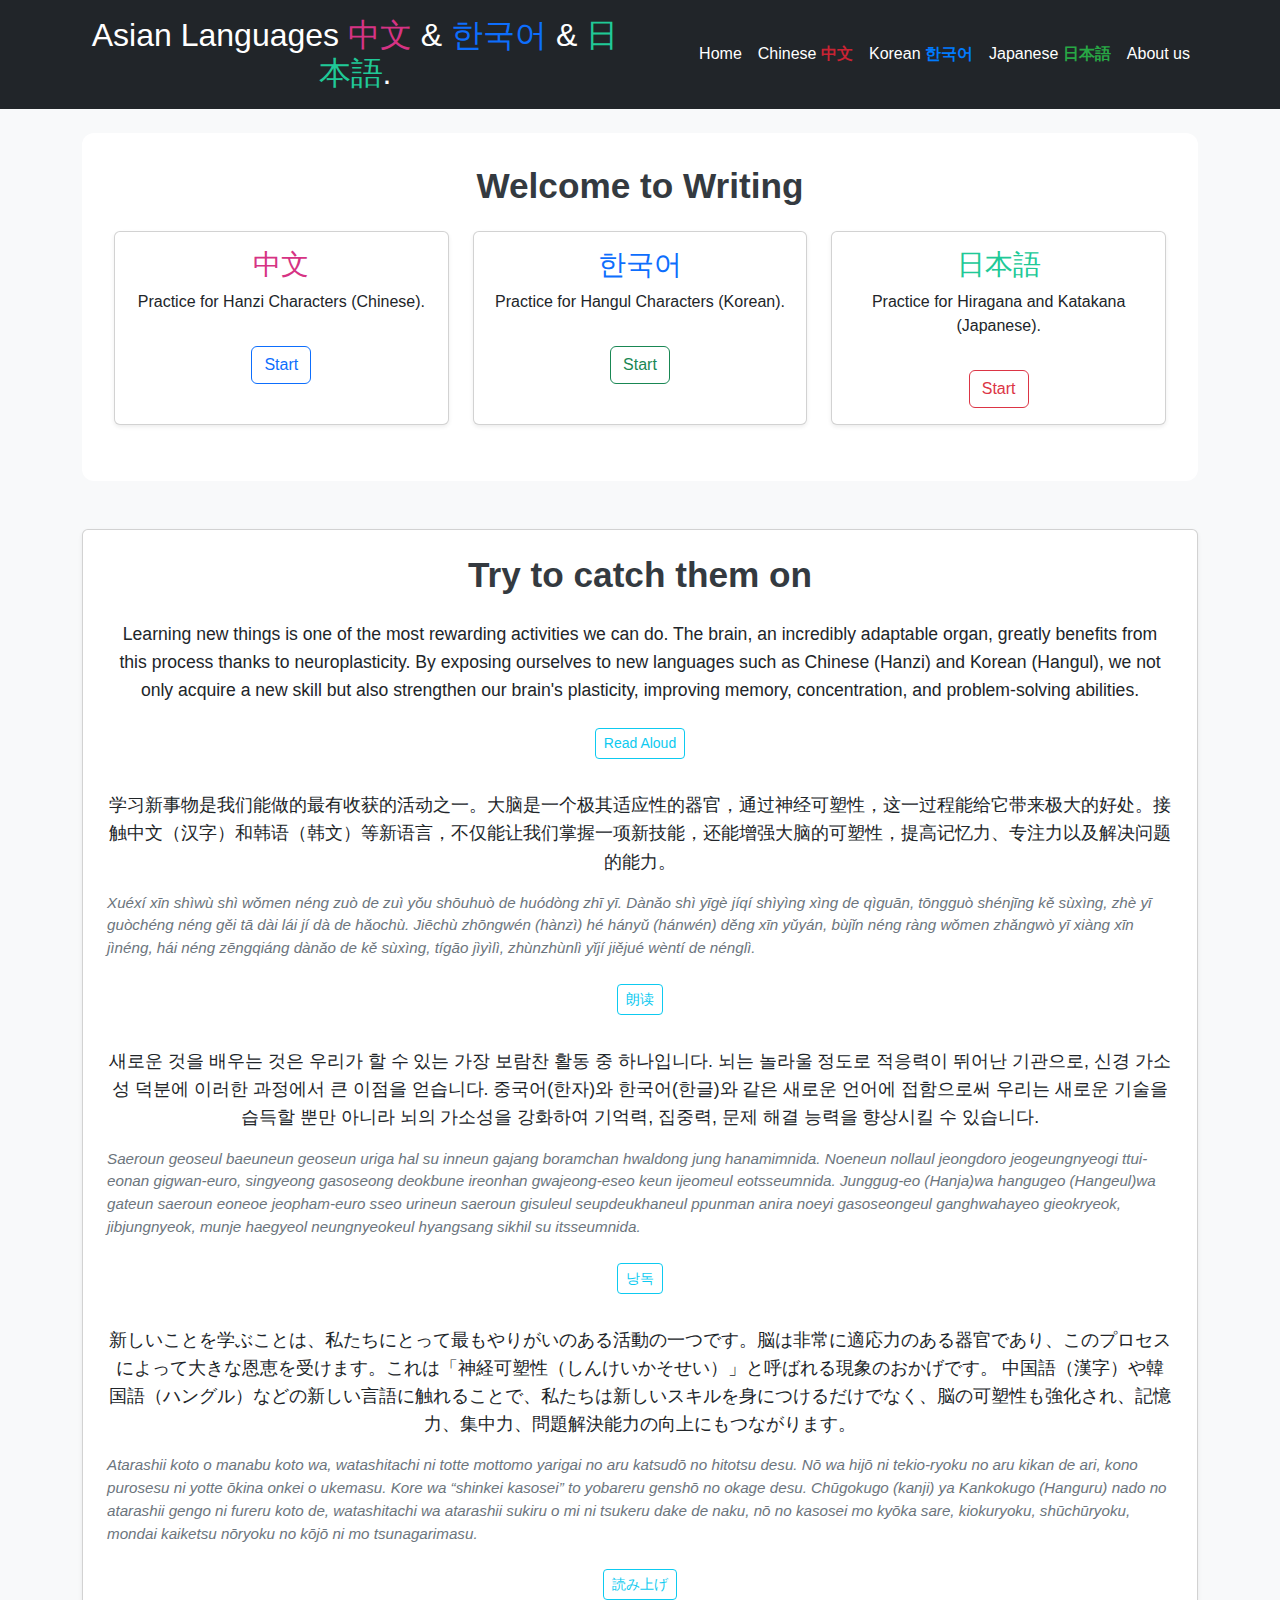
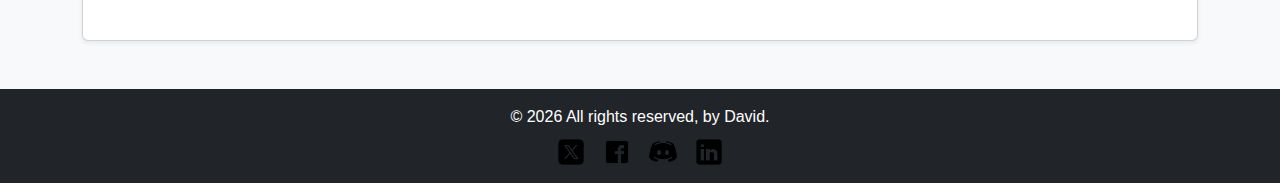
<file: index.html>
<!DOCTYPE html>
<html lang="es">
    <head>
        <meta charset="UTF-8">
        <meta name="viewport" content="width=device-width, initial-scale=1.0">
        <meta name="description" content="Download free printable handwriting practice worksheets for Asian Languages. Learn stroke order and improve your writing skills.">
        <title>Asian Languages - Writing worksheets for Chinese, Korean and Japanese</title>
        <link href="https://cdn.jsdelivr.net/npm/bootstrap@5.3.3/dist/css/bootstrap.min.css" rel="stylesheet" integrity="sha384-QWTKZyjpPEjISv5WaRU9OFeRpok6YctnYmDr5pNlyT2bRjXh0JMhjY6hW+ALEwIH" crossorigin="anonymous">
        <link rel="stylesheet" href="style.css">
        <link rel="stylesheet" href="https://cdnjs.cloudflare.com/ajax/libs/animate.css/4.1.1/animate.min.css"/>
    </head>

        <body>
            <header class="bg-dark text-white py-3">
                <div class="container">
                    <div class="row align-items-center">
                        <div class="col-md-6">
                            <h1 class="mb-0">Asian Languages <span class="hanzi">中文</span> & <span class="hangul">한국어</span> & <span class="japanese">日本語</span>.</h1>
                        </div>
                        <div class="col-md-6">
                            <nav class="navbar navbar-expand-md navbar-dark">
                                <div class="collapse navbar-collapse justify-content-end" id="navbarNav">
                                    <ul class="navbar-nav">
                                        <li class="nav-item"><a class="nav-link text-white" href="index.html">Home</a></li>
                                        <li class="nav-item"><a class="nav-link text-white" href="hanzi.html">Chinese <span class="idioma-chino">中文</span></a></li>
                                        <li class="nav-item"><a class="nav-link text-white" href="hangul.html">Korean <span class="idioma-coreano">한국어</span></a></li>
                                        <li class="nav-item"><a class="nav-link text-white" href="japanese.html">Japanese <span class="idioma-japones">日本語</span></a></li>
                                        <li class="nav-item"><a class="nav-link text-white" href="aboutus.html">About us</a></li>
                                    </ul>
                                </div>
                            </nav>
                        </div>
                    </div>
                </div>
            </header>

                <main class="container my-4">
                    <section class="language-cards-section mb-5">
                        <h2 class="display-4 text-center mb-4">Welcome to Writing</h2>
                        <div class="row justify-content-center">
                            <div class="col-md-4 mb-4">
                                <div class="card h-100 text-center shadow-sm">
                                    <div class="card-body">
                                        <h3 class="card-title"><span class="hanzi">中文</span></h3>
                                        <p class="card-text">Practice for Hanzi Characters (Chinese).</p>
                                        <a href="hanzi.html" class="btn btn-outline-primary mt-3">Start</a>
                                    </div>
                                </div>
                            </div>
                            
                            <div class="col-md-4 mb-4">
                                <div class="card h-100 text-center shadow-sm">
                                    <div class="card-body">
                                        <h3 class="card-title"><span class="hangul">한국어</span></h3>
                                        <p class="card-text">Practice for Hangul Characters (Korean).</p>
                                        <a href="hangul.html" class="btn btn-outline-success mt-3">Start</a>
                                    </div>
                                </div>
                            </div>

                            <div class="col-md-4 mb-4">
                                <div class="card h-100 text-center shadow-sm">
                                    <div class="card-body">
                                        <h3 class="card-title"><span class="japanese">日本語</span></h3>
                                        <p class="card-text">Practice for Hiragana and Katakana (Japanese).</p>
                                        <a href="japanese.html" class="btn btn-outline-danger mt-3">Start</a>
                                    </div>
                                </div>
                            </div>
                        </div>
                    </section>
                    
                        <section class="introduction-section card p-4 shadow-sm mb-5">
                            <h2 class="display-4 text-center" >Try to catch them on</h2>
                                <div class="intro-text-container">
                                    <p class="lead text-center mt-3">
                                        Learning new things is one of the most rewarding activities we can do. The brain, an incredibly adaptable organ, greatly benefits from this process thanks to neuroplasticity. By exposing ourselves to new languages such as Chinese (Hanzi) and Korean (Hangul), we not only acquire a new skill but also strengthen our brain's plasticity, improving memory, concentration, and problem-solving abilities.
                                    </p>
                                    <div class="text-center">
                                        <button class="btn btn-outline-info btn-sm mt-2 read-aloud-btn" data-lang="en-US">
                                            <i class="fas fa-volume-up"></i> Read Aloud
                                        </button>
                                    </div>
                                    </p></p>
                                </div>
                                
                                <div class="intro-text-container">
                                    <p class="lead text-center mt-3">
                                        学习新事物是我们能做的最有收获的活动之一。大脑是一个极其适应性的器官，通过神经可塑性，这一过程能给它带来极大的好处。接触中文（汉字）和韩语（韩文）等新语言，不仅能让我们掌握一项新技能，还能增强大脑的可塑性，提高记忆力、专注力以及解决问题的能力。
                                    </p>
                                    <p class="romanization">
                                        Xuéxí xīn shìwù shì wǒmen néng zuò de zuì yǒu shōuhuò de huódòng zhī yī. Dànǎo shì yīgè jíqí shìyìng xìng de qìguān, tōngguò shénjīng kě sùxìng, zhè yī guòchéng néng gěi tā dài lái jí dà de hǎochù. Jiēchù zhōngwén (hànzì) hé hányǔ (hánwén) děng xīn yǔyán, bùjǐn néng ràng wǒmen zhǎngwò yī xiàng xīn jìnéng, hái néng zēngqiáng dànǎo de kě sùxìng, tígāo jìyìlì, zhùnzhùnlì yǐjí jiějué wèntí de nénglì.
                                    </p>
                                    <div class="text-center">
                                        <button class="btn btn-outline-info btn-sm mt-2 read-aloud-btn" data-lang="zh-CN">
                                            <i class="fas fa-volume-up"></i> 朗读
                                        </button>
                                    </div>
                                    </p></p>
                                </div>
                                
                                <div class="intro-text-container">
                                    <p class="lead text-center mt-3">
                                        새로운 것을 배우는 것은 우리가 할 수 있는 가장 보람찬 활동 중 하나입니다. 뇌는 놀라울 정도로 적응력이 뛰어난 기관으로, 신경 가소성 덕분에 이러한 과정에서 큰 이점을 얻습니다. 중국어(한자)와 한국어(한글)와 같은 새로운 언어에 접함으로써 우리는 새로운 기술을 습득할 뿐만 아니라 뇌의 가소성을 강화하여 기억력, 집중력, 문제 해결 능력을 향상시킬 수 있습니다.
                                    </p>
                                    <p class="romanization">
                                        Saeroun geoseul baeuneun geoseun uriga hal su inneun gajang boramchan hwaldong jung hanamimnida. Noeneun nollaul jeongdoro jeogeungnyeogi ttui-eonan gigwan-euro, singyeong gasoseong deokbune ireonhan gwajeong-eseo keun ijeomeul eotsseumnida. Junggug-eo (Hanja)wa hangugeo (Hangeul)wa gateun saeroun eoneoe jeopham-euro sseo urineun saeroun gisuleul seupdeukhaneul ppunman anira noeyi gasoseongeul ganghwahayeo gieokryeok, jibjungnyeok, munje haegyeol neungnyeokeul hyangsang sikhil su itsseumnida.
                                    </p>
                                    <div class="text-center">
                                        <button class="btn btn-outline-info btn-sm mt-2 read-aloud-btn" data-lang="ko-KR">
                                            <i class="fas fa-volume-up"></i> 낭독
                                        </button>
                                    </div>
                                    </p></p>
                                </div>
                                
                                <div class="intro-text-container">
                                    <p class="lead text-center mt-3">
                                        新しいことを学ぶことは、私たちにとって最もやりがいのある活動の一つです。脳は非常に適応力のある器官であり、このプロセスによって大きな恩恵を受けます。これは「神経可塑性（しんけいかそせい）」と呼ばれる現象のおかげです。 中国語（漢字）や韓国語（ハングル）などの新しい言語に触れることで、私たちは新しいスキルを身につけるだけでなく、脳の可塑性も強化され、記憶力、集中力、問題解決能力の向上にもつながります。
                                    </p>
                                    <p class="romanization">
                                        Atarashii koto o manabu koto wa, watashitachi ni totte mottomo yarigai no aru katsudō no hitotsu desu. Nō wa hijō ni tekio-ryoku no aru kikan de ari, kono purosesu ni yotte ōkina onkei o ukemasu. Kore wa “shinkei kasosei” to yobareru genshō no okage desu. Chūgokugo (kanji) ya Kankokugo (Hanguru) nado no atarashii gengo ni fureru koto de, watashitachi wa atarashii sukiru o mi ni tsukeru dake de naku, nō no kasosei mo kyōka sare, kiokuryoku, shūchūryoku, mondai kaiketsu nōryoku no kōjō ni mo tsunagarimasu.
                                    </p>
                                    <div class="text-center">
                                        <button class="btn btn-outline-info btn-sm mt-2 read-aloud-btn" data-lang="ja-JP">
                                            <i class="fas fa-volume-up"></i> 読み上げ
                                        </button>
                                    </div>
                                    </p></p>
                                    
                                </div>
                        </section>
                </main>

                    <footer class="bg-dark text-white text-center py-3">
                        <div class="container">
                            <p class="mb-0">&copy; <span id="current-year"></span> All rights reserved, by David.</p>
                            <div class="d-flex justify-content-center mt-2">
                                <img src="Imgs/Xicon.png" alt="X Icon" class="footer-social-icon mx-2" style="width: 30px; height: 30px;">
                                <img src="Imgs/fbicon.png" alt="Facebook Icon" class="footer-social-icon mx-2" style="width: 30px; height: 30px;">
                                <img src="Imgs/discordicon.png" alt="Discord Icon" class="footer-social-icon mx-2" style="width: 30px; height: 30px;">
                                <img src="Imgs/liicon.png" alt="LinkedIn Icon" class="footer-social-icon mx-2" style="width: 30px; height: 30px;">
                            </div>
                        </div>
                    </footer>
            
            <script src="https://cdn.jsdelivr.net/npm/bootstrap@5.3.3/dist/js/bootstrap.bundle.min.js" integrity="sha384-YvpcrYf0tY3lHB60NNkmXc5s9fDVZLESaAA55NDzOxhy9GkcIdslK1eN7N6jIeHz" crossorigin="anonymous"></script>
            <script src="index.js"></script>
            
        </body>
</html>
</file>
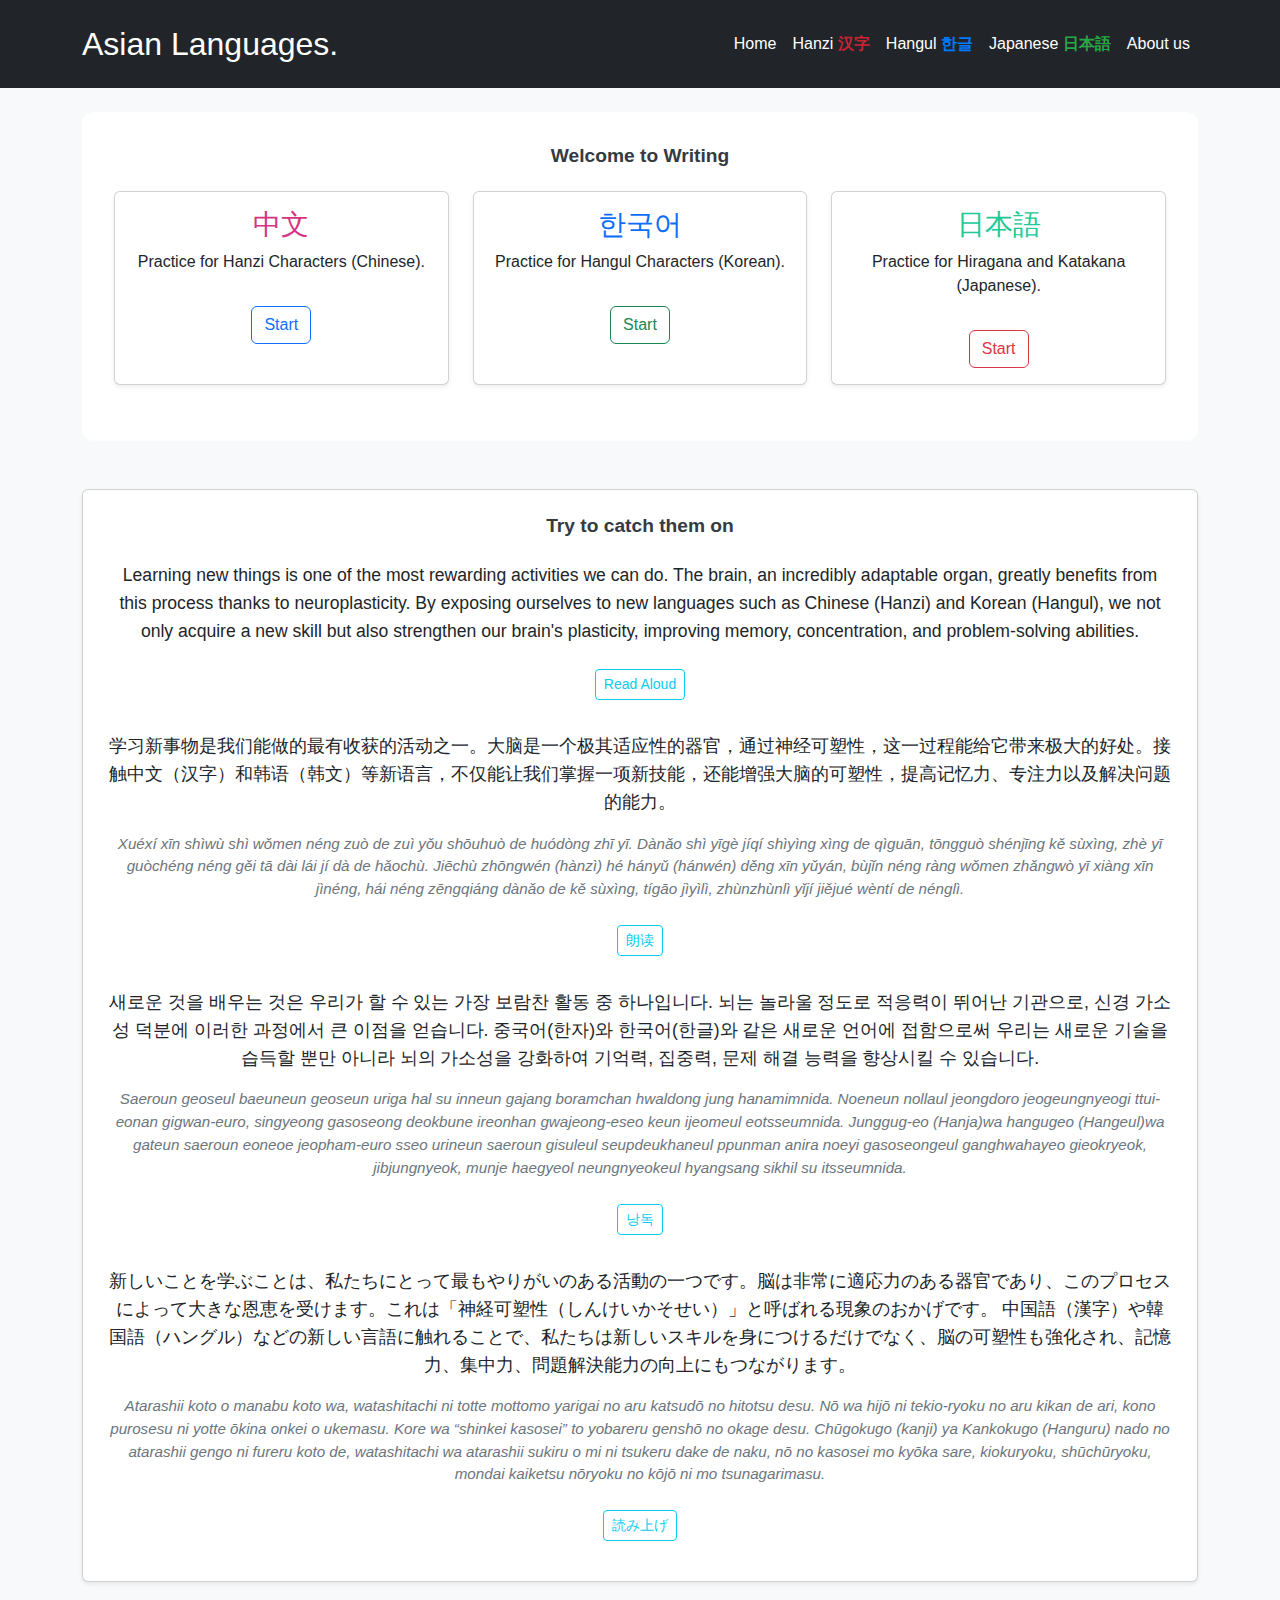
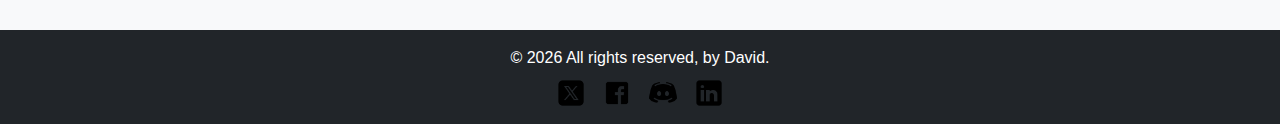
<file: docs/index.html>
<!DOCTYPE html>
<html lang="es">
    <head>
        <meta charset="UTF-8">
        <meta name="viewport" content="width=device-width, initial-scale=1.0">
        <meta name="description" content="Download free printable handwriting practice worksheets for Asian Languages. Learn stroke order and improve your writing skills.">
        <title>Asian Languages - Writing worksheets for Chinese, Korean and Japanese</title>
        <link href="https://cdn.jsdelivr.net/npm/bootstrap@5.3.3/dist/css/bootstrap.min.css" rel="stylesheet" integrity="sha384-QWTKZyjpPEjISv5WaRU9OFeRpok6YctnYmDr5pNlyT2bRjXh0JMhjY6hW+ALEwIH" crossorigin="anonymous">
        <link rel="stylesheet" href="css/style.css">
        <link rel="stylesheet" href="https://cdnjs.cloudflare.com/ajax/libs/animate.css/4.1.1/animate.min.css"/>
    </head>

        <body>
            <header class="bg-dark text-white py-3">
    <div class="container d-flex justify-content-between align-items-center">
        <h1 class="mb-0">Asian Languages.</h1>
        <nav class="navbar navbar-expand-md navbar-dark">
            <button class="navbar-toggler ms-auto" type="button" data-bs-toggle="collapse" data-bs-target="#navbarNav" aria-controls="navbarNav" aria-expanded="false" aria-label="Toggle navigation">
                <span class="navbar-toggler-icon"></span>
            </button>
            <div class="collapse navbar-collapse justify-content-end" id="navbarNav">
                <ul class="navbar-nav">
                    <li class="nav-item"><a class="nav-link text-white" href="index.html">Home</a></li>
                    <li class="nav-item"><a class="nav-link text-white" href="hanzi.html">Hanzi <span class="idioma-chino">汉字</span></a></li>
                    <li class="nav-item"><a class="nav-link text-white" href="hangul.html">Hangul <span class="idioma-coreano">한글</span></a></li>
                    <li class="nav-item"><a class="nav-link text-white" href="japanese.html">Japanese <span class="idioma-japones">日本語</span></a></li>
                    <li class="nav-item"><a class="nav-link text-white" href="aboutus.html">About us</a></li>
                </ul>
            </div>
        </nav>
    </div>
</header>

                <main class="container my-4">
                    <section class="language-cards-section mb-5">
                        <h2 class="display-4 text-center mb-4">Welcome to Writing</h2>
                        <div class="row justify-content-center">
                            <div class="col-md-4 mb-4">
                                <div class="card h-100 text-center shadow-sm">
                                    <div class="card-body">
                                        <h3 class="card-title"><span class="hanzi">中文</span></h3>
                                        <p class="card-text">Practice for Hanzi Characters (Chinese).</p>
                                        <a href="hanzi.html" class="btn btn-outline-primary mt-3">Start</a>
                                    </div>
                                </div>
                            </div>
                            
                            <div class="col-md-4 mb-4">
                                <div class="card h-100 text-center shadow-sm">
                                    <div class="card-body">
                                        <h3 class="card-title"><span class="hangul">한국어</span></h3>
                                        <p class="card-text">Practice for Hangul Characters (Korean).</p>
                                        <a href="hangul.html" class="btn btn-outline-success mt-3">Start</a>
                                    </div>
                                </div>
                            </div>

                            <div class="col-md-4 mb-4">
                                <div class="card h-100 text-center shadow-sm">
                                    <div class="card-body">
                                        <h3 class="card-title"><span class="japanese">日本語</span></h3>
                                        <p class="card-text">Practice for Hiragana and Katakana (Japanese).</p>
                                        <a href="japanese.html" class="btn btn-outline-danger mt-3">Start</a>
                                    </div>
                                </div>
                            </div>
                        </div>
                    </section>
                    
                        <section class="introduction-section card p-4 shadow-sm mb-5">
                            <h2 class="display-4 text-center" >Try to catch them on</h2>
                                <div class="intro-text-container">
                                    <p class="lead text-center mt-3">
                                        Learning new things is one of the most rewarding activities we can do. The brain, an incredibly adaptable organ, greatly benefits from this process thanks to neuroplasticity. By exposing ourselves to new languages such as Chinese (Hanzi) and Korean (Hangul), we not only acquire a new skill but also strengthen our brain's plasticity, improving memory, concentration, and problem-solving abilities.
                                    </p>
                                    <div class="text-center">
                                        <button class="btn btn-outline-info btn-sm mt-2 read-aloud-btn" data-lang="en-US">
                                            <i class="fas fa-volume-up"></i> Read Aloud
                                        </button>
                                    </div>
                                    </p></p>
                                </div>
                                
                                <div class="intro-text-container">
                                    <p class="lead text-center mt-3">
                                        学习新事物是我们能做的最有收获的活动之一。大脑是一个极其适应性的器官，通过神经可塑性，这一过程能给它带来极大的好处。接触中文（汉字）和韩语（韩文）等新语言，不仅能让我们掌握一项新技能，还能增强大脑的可塑性，提高记忆力、专注力以及解决问题的能力。
                                    </p>
                                    <p class="romanization">
                                        Xuéxí xīn shìwù shì wǒmen néng zuò de zuì yǒu shōuhuò de huódòng zhī yī. Dànǎo shì yīgè jíqí shìyìng xìng de qìguān, tōngguò shénjīng kě sùxìng, zhè yī guòchéng néng gěi tā dài lái jí dà de hǎochù. Jiēchù zhōngwén (hànzì) hé hányǔ (hánwén) děng xīn yǔyán, bùjǐn néng ràng wǒmen zhǎngwò yī xiàng xīn jìnéng, hái néng zēngqiáng dànǎo de kě sùxìng, tígāo jìyìlì, zhùnzhùnlì yǐjí jiějué wèntí de nénglì.
                                    </p>
                                    <div class="text-center">
                                        <button class="btn btn-outline-info btn-sm mt-2 read-aloud-btn" data-lang="zh-CN">
                                            <i class="fas fa-volume-up"></i> 朗读
                                        </button>
                                    </div>
                                    </p></p>
                                </div>
                                
                                <div class="intro-text-container">
                                    <p class="lead text-center mt-3">
                                        새로운 것을 배우는 것은 우리가 할 수 있는 가장 보람찬 활동 중 하나입니다. 뇌는 놀라울 정도로 적응력이 뛰어난 기관으로, 신경 가소성 덕분에 이러한 과정에서 큰 이점을 얻습니다. 중국어(한자)와 한국어(한글)와 같은 새로운 언어에 접함으로써 우리는 새로운 기술을 습득할 뿐만 아니라 뇌의 가소성을 강화하여 기억력, 집중력, 문제 해결 능력을 향상시킬 수 있습니다.
                                    </p>
                                    <p class="romanization">
                                        Saeroun geoseul baeuneun geoseun uriga hal su inneun gajang boramchan hwaldong jung hanamimnida. Noeneun nollaul jeongdoro jeogeungnyeogi ttui-eonan gigwan-euro, singyeong gasoseong deokbune ireonhan gwajeong-eseo keun ijeomeul eotsseumnida. Junggug-eo (Hanja)wa hangugeo (Hangeul)wa gateun saeroun eoneoe jeopham-euro sseo urineun saeroun gisuleul seupdeukhaneul ppunman anira noeyi gasoseongeul ganghwahayeo gieokryeok, jibjungnyeok, munje haegyeol neungnyeokeul hyangsang sikhil su itsseumnida.
                                    </p>
                                    <div class="text-center">
                                        <button class="btn btn-outline-info btn-sm mt-2 read-aloud-btn" data-lang="ko-KR">
                                            <i class="fas fa-volume-up"></i> 낭독
                                        </button>
                                    </div>
                                    </p></p>
                                </div>
                                
                                <div class="intro-text-container">
                                    <p class="lead text-center mt-3">
                                        新しいことを学ぶことは、私たちにとって最もやりがいのある活動の一つです。脳は非常に適応力のある器官であり、このプロセスによって大きな恩恵を受けます。これは「神経可塑性（しんけいかそせい）」と呼ばれる現象のおかげです。 中国語（漢字）や韓国語（ハングル）などの新しい言語に触れることで、私たちは新しいスキルを身につけるだけでなく、脳の可塑性も強化され、記憶力、集中力、問題解決能力の向上にもつながります。
                                    </p>
                                    <p class="romanization">
                                        Atarashii koto o manabu koto wa, watashitachi ni totte mottomo yarigai no aru katsudō no hitotsu desu. Nō wa hijō ni tekio-ryoku no aru kikan de ari, kono purosesu ni yotte ōkina onkei o ukemasu. Kore wa “shinkei kasosei” to yobareru genshō no okage desu. Chūgokugo (kanji) ya Kankokugo (Hanguru) nado no atarashii gengo ni fureru koto de, watashitachi wa atarashii sukiru o mi ni tsukeru dake de naku, nō no kasosei mo kyōka sare, kiokuryoku, shūchūryoku, mondai kaiketsu nōryoku no kōjō ni mo tsunagarimasu.
                                    </p>
                                    <div class="text-center">
                                        <button class="btn btn-outline-info btn-sm mt-2 read-aloud-btn" data-lang="ja-JP">
                                            <i class="fas fa-volume-up"></i> 読み上げ
                                        </button>
                                    </div>
                                    </p></p>
                                    
                                </div>
                        </section>
                </main>

                    <footer class="bg-dark text-white text-center py-3">
                        <div class="container">
                            <p class="mb-0">&copy; <span id="current-year"></span> All rights reserved, by David.</p>
                            <div class="d-flex justify-content-center mt-2">
                                <img src="assets/images/Imgs/Xicon.png" alt="X Icon" class="footer-social-icon mx-2" style="width: 30px; height: 30px;">
                                <img src="assets/images/Imgs/fbicon.png" alt="Facebook Icon" class="footer-social-icon mx-2" style="width: 30px; height: 30px;">
                                <img src="assets/images/Imgs/discordicon.png" alt="Discord Icon" class="footer-social-icon mx-2" style="width: 30px; height: 30px;">
                                <img src="assets/images/Imgs/liicon.png" alt="LinkedIn Icon" class="footer-social-icon mx-2" style="width: 30px; height: 30px;">
                            </div>
                        </div>
                    </footer>
            
            <script src="https://cdn.jsdelivr.net/npm/bootstrap@5.3.3/dist/js/bootstrap.bundle.min.js" integrity="sha384-YvpcrYf0tY3lHB60NNkmXc5s9fDVZLESaAA55NDzOxhy9GkcIdslK1eN7N6jIeHz" crossorigin="anonymous"></script>
            <script src="js/index.js"></script>
            
        </body>
</html>
</file>
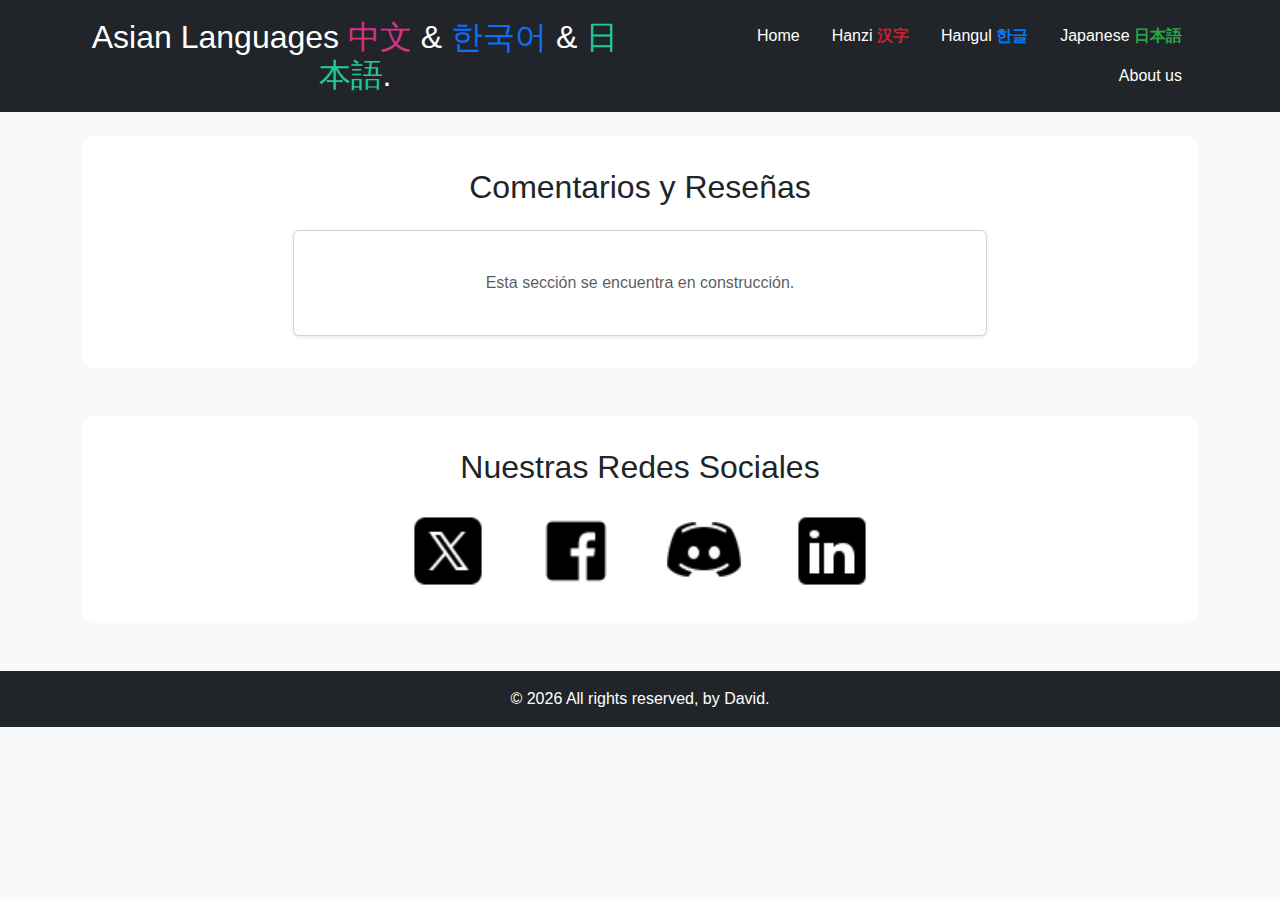
<file: aboutus.html>
<!DOCTYPE html>
<html lang="es">
<head>
    <meta charset="UTF-8">
    <meta name="viewport" content="width=device-width, initial-scale=1.0">
    <title>About us - Asian Languages</title>
    <!-- Incluimos Bootstrap CSS -->
    <link href="https://cdn.jsdelivr.net/npm/bootstrap@5.3.3/dist/css/bootstrap.min.css" rel="stylesheet" xintegrity="sha384-QWTKZyjpPEjISv5WaRU9OFeRpok6YctnYmDr5pNlyT2bRjXh0JMhjY6hW+ALEwIH" crossorigin="anonymous">
    <!-- Incluimos Font Awesome para los iconos de redes sociales, si no quieres usar imágenes -->
    <link rel="stylesheet" href="https://cdnjs.cloudflare.com/ajax/libs/font-awesome/6.4.0/css/all.min.css">
    <!-- Incluimos tu archivo CSS personalizado -->
    <link rel="stylesheet" href="style.css">
</head>
<body>

    <!-- Inicio Header -->
    <header class="bg-dark text-white py-3">
        <div class="container">
            <div class="row align-items-center">
                <div class="col-md-6">
                    <h1 class="mb-0">Asian Languages <span class="hanzi">中文</span> & <span class="hangul">한국어</span> & <span class="japanese">日本語</span>.</h1>
                </div>
                <div class="col-md-6">
                    <nav>
                        <ul class="nav justify-content-end">
                            <li class="nav-item"><a class="nav-link text-white" href="index.html">Home</a></li>
                            <li class="nav-item"><a class="nav-link text-white" href="hanzi.html">Hanzi <span class="idioma-chino">汉字</span></a></li>
                            <li class="nav-item"><a class="nav-link text-white" href="hangul.html">Hangul <span class="idioma-coreano">한글</span></a></li>
                            <li class="nav-item"><a class="nav-link text-white" href="japanese.html">Japanese <span class="idioma-japones">日本語</span></a></li>
                            <li class="nav-item"><a class="nav-link text-white" href="aboutus.html">About us</a></li>
                        </ul>
                    </nav>
                </div>
            </div>
        </div>
    </header>
    <!-- Fin Header -->

    <!-- Inicio Contenido Principal -->
    <main class="container my-4">

        <!-- Sección de Reseñas y Foro (se eliminan las funcionalidades de Firebase) -->
        <section class="reviews-section mb-5">
            <h2 class="text-center mb-4">Comentarios y Reseñas</h2>
            <div class="row justify-content-center">
                <div class="col-md-8">
                    <div class="card p-4 shadow-sm">
                        <p class="text-muted text-center mt-3">Esta sección se encuentra en construcción.</p>
                    </div>
                </div>
            </div>
        </section>

        <!-- Sección de Redes Sociales animada -->
        <section class="social-media-section text-center my-5">
            <h2 class="mb-4">Nuestras Redes Sociales</h2>
            <div class="d-flex justify-content-center align-items-center social-logos-container">
                <div class="social-logo mx-4" id="logo-x" data-name="X">
                    <img src="Imgs/Xicon.png" alt="X Icon" class="logo-image" style="width: 80px; height: 80px;">
                </div>
                <div class="social-logo mx-4" id="logo-fb" data-name="Facebook">
                    <img src="Imgs/fbicon.png" alt="Facebook Icon" class="logo-image" style="width: 80px; height: 80px;">
                </div>
                <div class="social-logo mx-4" id="logo-discord" data-name="Discord">
                    <img src="Imgs/discordicon.png" alt="Discord Icon" class="logo-image" style="width: 80px; height: 80px;">
                </div>
                <div class="social-logo mx-4" id="logo-li" data-name="LinkedIn">
                    <img src="Imgs/liicon.png" alt="LinkedIn Icon" class="logo-image" style="width: 80px; height: 80px;">
                </div>
            </div>
        </section>

    </main>
    <!-- Fin Contenido Principal -->

    <!-- Inicio Footer -->
    <footer class="bg-dark text-white text-center py-3">
        <div class="container">
            <p class="mb-0">&copy; <span id="current-year"></span> All rights reserved, by David.</p>
        </div>
    </footer>
    <!-- Fin Footer -->

    <!-- Incluimos Bootstrap JS -->
    <script src="https://cdn.jsdelivr.net/npm/bootstrap@5.3.3/dist/js/bootstrap.bundle.min.js" xintegrity="sha384-YvpcrYf0tY3lHB60NNkmXc5s9fDVZLESaAA55NDzOxhy9GkcIdslK1eN7N6jIeHz" crossorigin="anonymous"></script>
    <script>
        // Lógica de animación para redes sociales (sin Firebase)
        document.addEventListener('DOMContentLoaded', () => {
            const logos = document.querySelectorAll('.social-logo');

            logos.forEach(logo => {
                logo.originalName = logo.getAttribute('data-name');
                logo.addEventListener('mouseover', () => {
                    logo.style.transition = 'transform 0.3s ease-out, box-shadow 0.3s ease-out';
                    logo.style.transform = 'translateY(-10px) scale(1.1)';
                    logo.style.boxShadow = '0 15px 30px rgba(0, 0, 0, 0.2)';
                    const nameDisplay = document.createElement('div');
                    nameDisplay.textContent = logo.originalName;
                    nameDisplay.classList.add('social-name-display');
                    logo.appendChild(nameDisplay);
                });
                logo.addEventListener('mouseout', () => {
                    logo.style.transform = 'translateY(0) scale(1)';
                    logo.style.boxShadow = '0 0 15px rgba(0, 0, 0, 0.1)';
                    const nameDisplay = logo.querySelector('.social-name-display');
                    if (nameDisplay) {
                        nameDisplay.remove();
                    }
                });
            });
            document.getElementById('current-year').textContent = new Date().getFullYear();
        });
    </script>
</body>
</html>
</file>
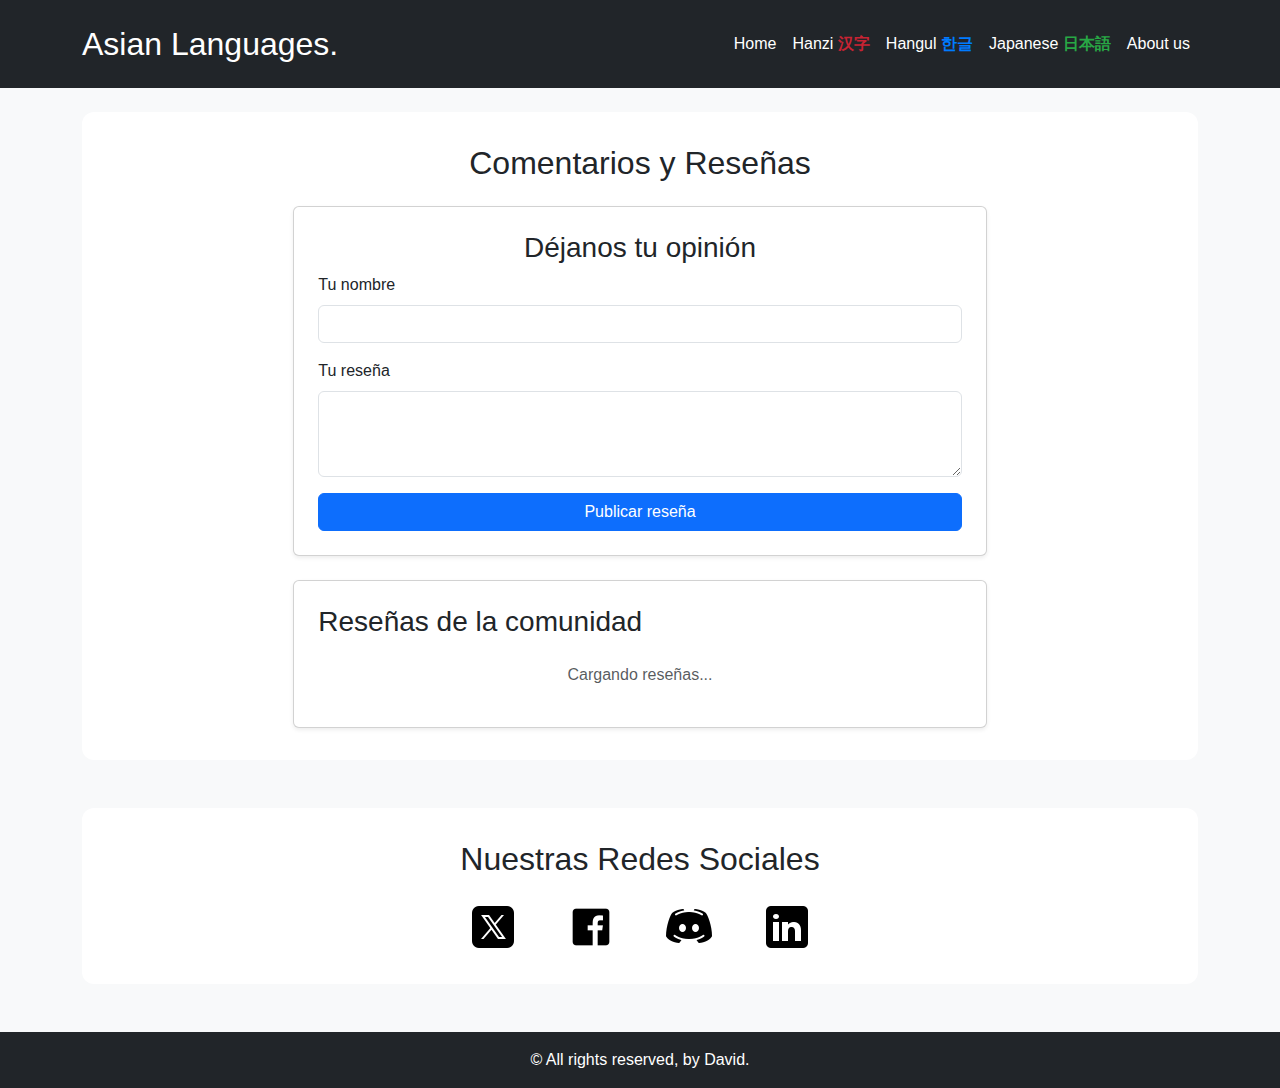
<file: docs/aboutus.html>
<!DOCTYPE html>
<html lang="es">
<head>
    <meta charset="UTF-8">
    <meta name="viewport" content="width=device-width, initial-scale=1.0">
    <title>About us - Asian Languages</title>
    <link href="https://cdn.jsdelivr.net/npm/bootstrap@5.3.3/dist/css/bootstrap.min.css" rel="stylesheet" integrity="sha384-QWTKZyjpPEjISv5WaRU9OFeRpok6YctnYmDr5pNlyT2bRjXh0JMhjY6hW+ALEwIH" crossorigin="anonymous">
    <link rel="stylesheet" href="https://cdnjs.cloudflare.com/ajax/libs/font-awesome/6.4.0/css/all.min.css">
    <link rel="stylesheet" href="css/style.css">
</head>
<body>
   <header class="bg-dark text-white py-3">
    <div class="container d-flex justify-content-between align-items-center">
        <h1 class="mb-0">Asian Languages.</h1>
        <nav class="navbar navbar-expand-md navbar-dark">
            <button class="navbar-toggler ms-auto" type="button" data-bs-toggle="collapse" data-bs-target="#navbarNav" aria-controls="navbarNav" aria-expanded="false" aria-label="Toggle navigation">
                <span class="navbar-toggler-icon"></span>
            </button>
            <div class="collapse navbar-collapse justify-content-end" id="navbarNav">
                <ul class="navbar-nav">
                    <li class="nav-item"><a class="nav-link text-white" href="index.html">Home</a></li>
                    <li class="nav-item"><a class="nav-link text-white" href="hanzi.html">Hanzi <span class="idioma-chino">汉字</span></a></li>
                    <li class="nav-item"><a class="nav-link text-white" href="hangul.html">Hangul <span class="idioma-coreano">한글</span></a></li>
                    <li class="nav-item"><a class="nav-link text-white" href="japanese.html">Japanese <span class="idioma-japones">日本語</span></a></li>
                    <li class="nav-item"><a class="nav-link text-white" href="aboutus.html">About us</a></li>
                </ul>
            </div>
        </nav>
    </div>
</header>
                
    <main class="container my-4">

        <section class="reviews-section mb-5">
            <h2 class="text-center mb-4">Comentarios y Reseñas</h2>
            <div class="row justify-content-center">
                <div class="col-md-8">
                    <div class="card p-4 shadow-sm mb-4">
                        <h3 class="card-title text-center">Déjanos tu opinión</h3>
                        <form id="review-form">
                            <div class="mb-3">
                                <label for="reviewer-name" class="form-label">Tu nombre</label>
                                <input type="text" class="form-control" id="reviewer-name" required>
                            </div>
                            <div class="mb-3">
                                <label for="review-text" class="form-label">Tu reseña</label>
                                <textarea class="form-control" id="review-text" rows="3" required></textarea>
                            </div>
                            <button type="submit" class="btn btn-primary w-100">Publicar reseña</button>
                        </form>
                    </div>

                    <div class="card p-4 shadow-sm">
                        <h3 class="card-title">Reseñas de la comunidad</h3>
                        <div id="reviews-container">
                            <p class="text-muted text-center mt-3" id="no-reviews-message">Cargando reseñas...</p>
                        </div>
                    </div>
                </div>
            </div>
        </section>

        <section class="social-media-section text-center my-5">
            <h2 class="mb-4">Nuestras Redes Sociales</h2>
            <div class="d-flex justify-content-center align-items-center social-logos-container">
                <div class="social-logo mx-4" id="logo-x" data-name="X">
                    <img src="assets/images/Imgs/Xicon.png" alt="X Icon" class="logo-image">
                </div>
                <div class="social-logo mx-4" id="logo-fb" data-name="Facebook">
                    <img src="assets/images/Imgs/fbicon.png" alt="Facebook Icon" class="logo-image">
                </div>
                <div class="social-logo mx-4" id="logo-discord" data-name="Discord">
                    <img src="assets/images/Imgs/discordicon.png" alt="Discord Icon" class="logo-image">
                </div>
                <div class="social-logo mx-4" id="logo-li" data-name="LinkedIn">
                    <img src="assets/images/Imgs/liicon.png" alt="LinkedIn Icon" class="logo-image">
                </div>
            </div>
        </section>

    </main>
    <footer class="bg-dark text-white text-center py-3">
        <div class="container">
            <p class="mb-0">&copy; <span id="current-year"></span> All rights reserved, by David.</p>
        </div>
    </footer>
    <script src="https://cdn.jsdelivr.net/npm/bootstrap@5.3.3/dist/js/bootstrap.bundle.min.js" integrity="sha384-YvpcrYf0tY3lHB60NNkmXc5s9fDVZLESaAA55NDzOxhy9GkcIdslK1eN7N6jIeHz" crossorigin="anonymous"></script>
    <script src="js/aboutus.js"></script>

</body>
</html>
</file>
<file: docs/css/style.css>
* {
  margin: 0;
  padding: 0;
  box-sizing: border-box;
}

body {
  font-family: "Segoe UI", Tahoma, Geneva, Verdana, sans-serif;
  background-color: #f8f9fa;
  color: #212529;
}

header {
  background-color: #1d1d1d;
  padding: 1rem 0;
}
header h1 {
  font-size: 2rem;
  text-align: center;
}
header .site-title-wrapper span {
  font-weight: bold;
  font-size: 1.4rem;
  margin-left: 0.25rem;
}
header .nav .nav-link {
  color: #bbb;
  transition: color 0.3s ease;
}
header .nav .nav-link:hover {
  color: #ffc107;
}

section {
  background-color: white;
  border-radius: 12px;
  padding: 2rem;
  margin-bottom: 2rem;
}

h2.display-4 {
  font-size: 1.2rem;
  font-weight: 600;
  color: #343a40;
}

p.lead {
  font-size: 1.1rem;
  line-height: 1.6;
}

p.romanization {
  font-style: italic;
  font-size: 0.95rem;
  color: #6c757d;
  margin-top: 0.5rem;
  text-align: center;
}

.explanation-text {
  font-size: 1rem;
  color: #444;
}

footer {
  background-color: #1d1d1d;
  color: white;
}
footer .footer-social-icon {
  filter: grayscale(100%);
  transition: filter 0.3s ease, transform 0.3s ease;
}
footer .footer-social-icon:hover {
  filter: grayscale(0%);
  transform: scale(1.1);
}

.hanzi {
  color: #d63384;
}

.hangul {
  color: #0d6efd;
}

.japanese {
  color: #20c997;
}

.idioma-chino {
  font-weight: bold;
  color: #c82333;
}

.idioma-coreano {
  font-weight: bold;
  color: #007bff;
}

.idioma-japones {
  font-weight: bold;
  color: #28a745;
}

@media (max-width: 768px) {
  header h1 {
    font-size: 1.25rem;
  }
  .display-4 {
    font-size: 1rem;
  }
}
.sticky-footer {
  position: sticky;
  top: 100vh;
  transform: translateY(-100%);
}

.ratio iframe {
  width: 100% !important;
  height: auto !important;
}

.introduction-section .intro-text-container {
  transition: transform 0.3s ease-in-out, box-shadow 0.3s ease-in-out;
}
.introduction-section .intro-text-container:hover {
  transform: translateY(-5px);
  box-shadow: 0 10px 20px rgba(0, 0, 0, 0.1);
}

.tian-zi-ge-square {
  position: relative;
  width: 100px;
  height: 100px;
  border: 1px solid #ddd;
  margin: 5px;
}
.tian-zi-ge-square::before {
  content: "";
  position: absolute;
  top: 0;
  left: 0;
  width: 100%;
  height: 100%;
  background-image: url('data:image/svg+xml,<svg xmlns="http://www.w3.org/2000/svg" width="100" height="100"><line x1="0" y1="0" x2="100" y2="100" stroke="%23DDD" /><line x1="100" y1="0" x2="0" y2="100" stroke="%23DDD" /><line x1="50" y1="0" x2="50" y2="100" stroke="%23DDD" /><line x1="0" y1="50" x2="100" y2="50" stroke="%23DDD" /></svg>');
  background-size: contain;
  z-index: 0;
  opacity: 0.5;
}

/*# sourceMappingURL=style.css.map */
</file>
<file: style.css>
/* GENERAL RESET */
* {
  margin: 0;
  padding: 0;
  box-sizing: border-box;
}

body {
  font-family: "Segoe UI", Tahoma, Geneva, Verdana, sans-serif;
  background-color: #f8f9fa;
  color: #212529;
}

/* HEADER */
header {
  background-color: #1d1d1d;
  padding: 1rem 0;
}

header h1 {
  font-size: 2rem;
  text-align: center;
}

.site-title-wrapper span {
  font-weight: bold;
  font-size: 1.4rem;
  margin-left: 0.25rem;
}

.nav .nav-link {
  color: #bbb;
  transition: color 0.3s ease;
}

.nav .nav-link:hover,
.nav .nav-link.text-white {
  color: #fff;
}

/* MAIN SECTIONS */
section {
  background-color: white;
  border-radius: 12px;
  padding: 2rem;
  margin-bottom: 2rem;
}

h2.display-4 {
  font-size: 2.2rem;
  font-weight: 700;
  color: #343a40;
  text-align: center;
}

p.lead {
  font-size: 1.1rem;
  line-height: 1.6;
}

p.romanization {
  font-style: italic;
  font-size: 0.95rem;
  color: #6c757d;
  margin-top: 0.5rem;
}

/* OBJECTIVES LIST */
.list-group-item {
  font-size: 1rem;
  border: none;
  padding: 0.75rem 1.25rem;
}

/* EXPLANATION TEXT */
.explanation-text {
  font-size: 1rem;
  color: #444;
}

/* IMAGE / CHART SECTION */
.resources-section img {
  max-width: 100%;
  height: auto;
  border: 2px solid #dee2e6;
  border-radius: 8px;
}

/* FOOTER */
footer {
  background-color: #1d1d1d;
  color: white;
}

footer .footer-social-icon {
  filter: grayscale(100%);
  transition: filter 0.3s ease, transform 0.3s ease;
}

footer .footer-social-icon:hover {
  filter: grayscale(0%);
  transform: scale(1.1);
}

/* LANGUAGE STYLES */
.hanzi {
  color: #d63384;
}

.hangul {
  color: #0d6efd;
}

.japanese {
  color: #20c997;
}

.idioma-chino {
  font-weight: bold;
  color: #c82333;
}

.idioma-coreano {
  font-weight: bold;
  color: #007bff;
}

.idioma-japones {
  font-weight: bold;
  color: #28a745;
}

/* MEDIA QUERIES */
@media (max-width: 768px) {
  header h1 {
    font-size: 1.5rem;
  }

  .display-4 {
    font-size: 1.75rem;
  }

  .nav {
    flex-direction: column;
    align-items: center;
  }

  .nav .nav-item {
    margin-bottom: 0.5rem;
  }
}
</file>
